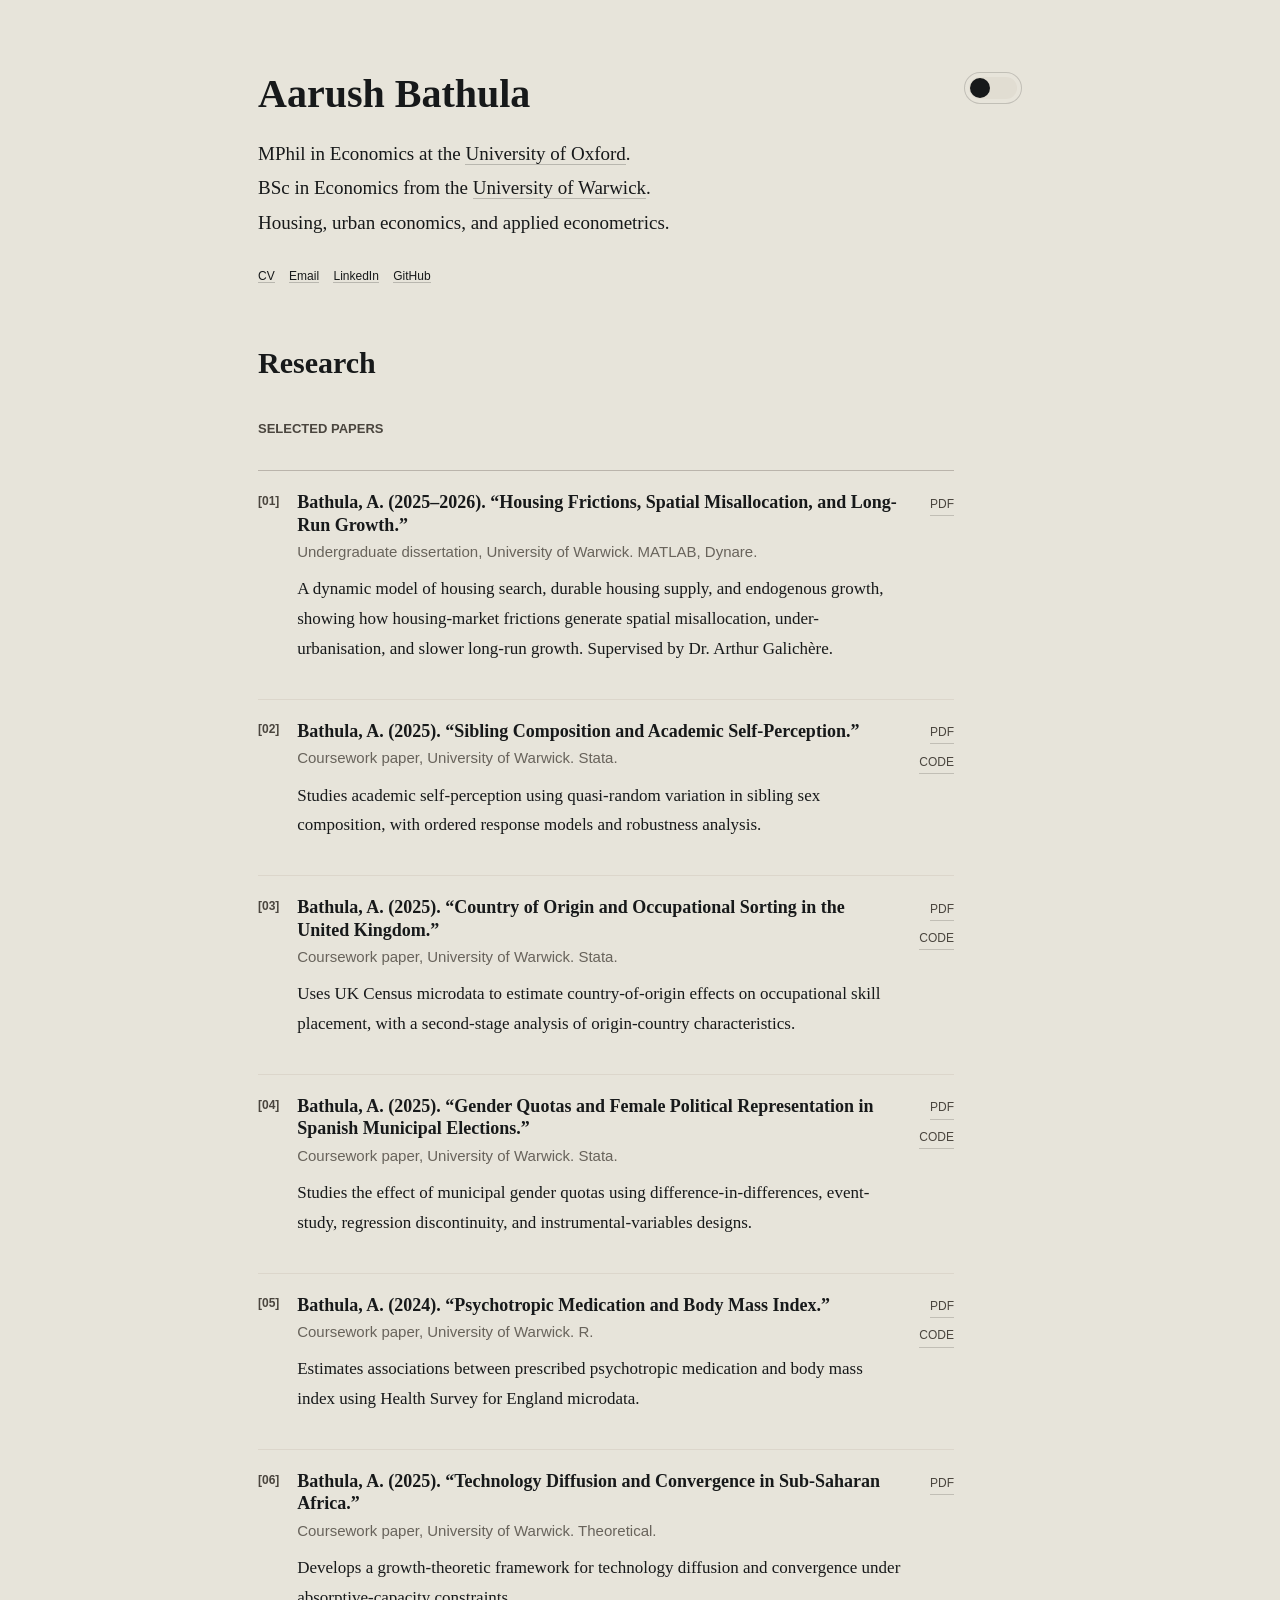
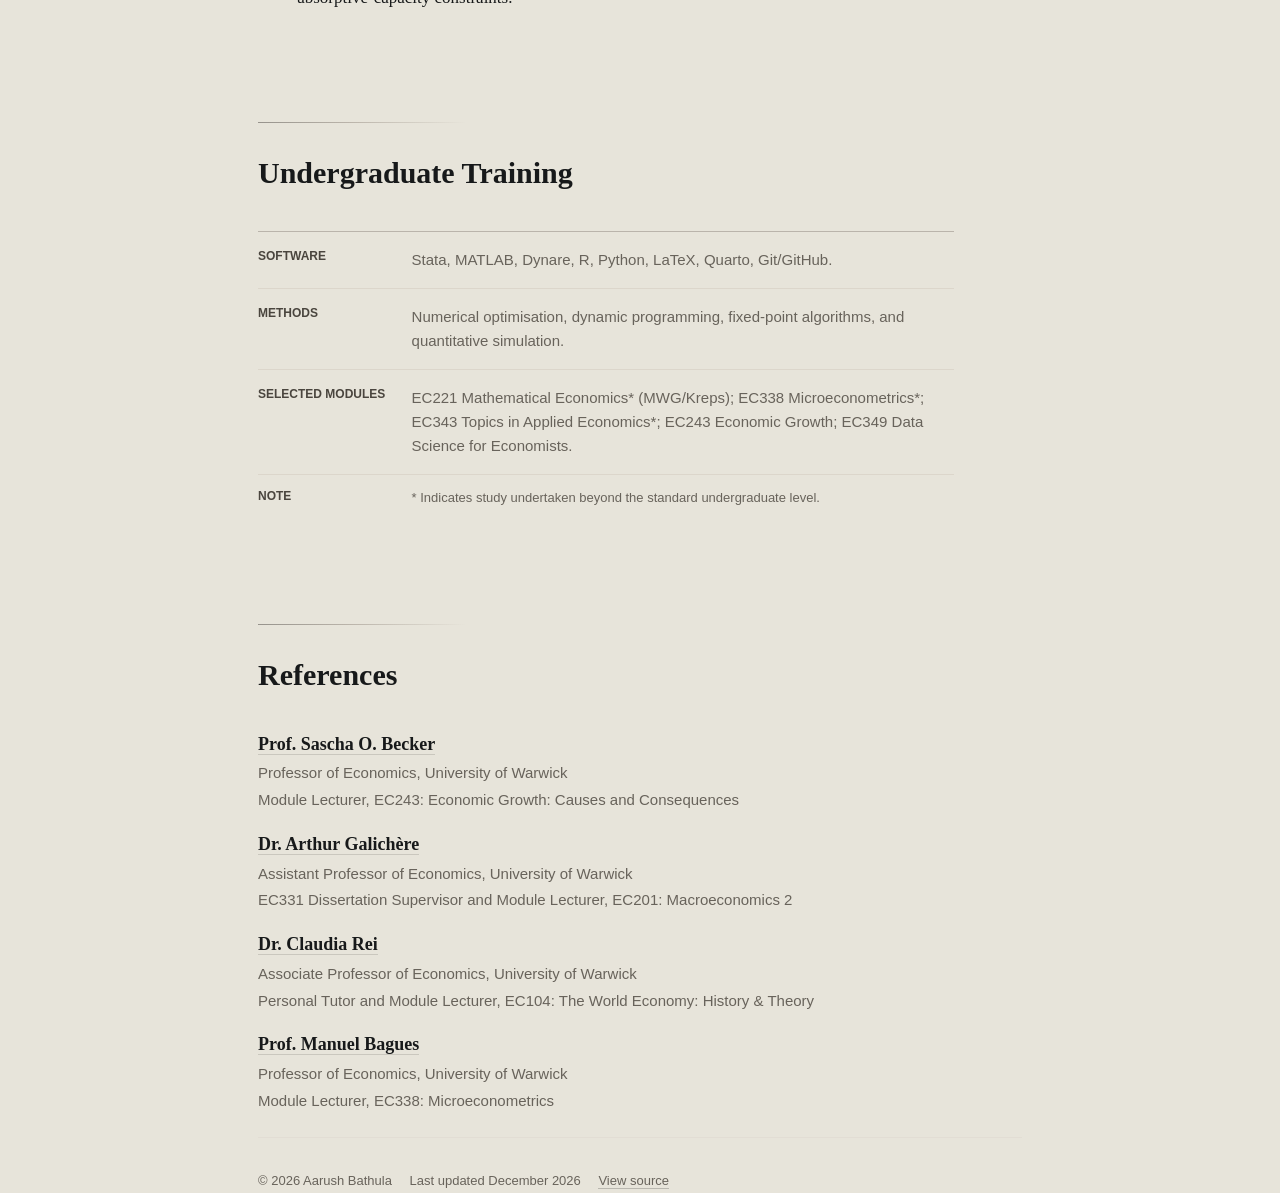
<file: index.html>
<!DOCTYPE html>
<html lang="en">
<head>
  <meta charset="UTF-8" />
  <meta name="viewport" content="width=device-width, initial-scale=1.0" />
  <title>Aarush Bathula | Economics, Oxford</title>
  <link rel="icon" href="favicon.svg" type="image/svg+xml" />
  <meta
    name="description"
    content="Aarush Bathula is an incoming MPhil student in Economics at the University of Oxford, working on housing and urban economics, applied econometrics, and causal inference."
  />
  <meta name="theme-color" content="#E7E4DA" />
  <meta name="color-scheme" content="light dark" />
  <meta property="og:type" content="website" />
  <meta property="og:title" content="Aarush Bathula | Economics, Oxford" />
  <meta
    property="og:description"
    content="Incoming MPhil student in Economics at the University of Oxford with research interests in housing and urban economics, applied econometrics, and causal inference."
  />
  <meta property="og:site_name" content="Aarush Bathula" />
  <script>
    const savedTheme = localStorage.getItem("theme");
    const prefersDark = window.matchMedia("(prefers-color-scheme: dark)").matches;

    if (savedTheme === "dark-mode" || (!savedTheme && prefersDark)) {
      document.documentElement.classList.add("dark-mode");
    }
  </script>
  <link rel="stylesheet" href="styles.css?v=20260904-mobilefix2" />
</head>

<body>
  <header class="site-header">
    <div class="identity">
      <h1>Aarush Bathula</h1>
      <p class="lede">MPhil in Economics at the <a href="https://www.economics.ox.ac.uk/" target="_blank" rel="noopener noreferrer">University of Oxford</a>.<br />BSc in Economics from the <a href="https://warwick.ac.uk/fac/soc/economics/" target="_blank" rel="noopener noreferrer">University of Warwick</a>.<br />Housing, urban economics, and applied econometrics.</p>
      <p class="contacts">
        <a href="assets/cv/cv.pdf" type="application/pdf">CV</a>
        <a href="mailto:aarush.bathula@gmail.com" target="_blank" rel="noopener noreferrer">Email</a>
        <a href="https://www.linkedin.com/in/aarushbathula" target="_blank" rel="noopener noreferrer">LinkedIn</a>
        <a href="https://github.com/aarushbathula" target="_blank" rel="noopener noreferrer">GitHub</a>
      </p>
    </div>
    <button id="theme-toggle" aria-label="Switch to dark theme" aria-pressed="false" title="Switch to dark theme"></button>
  </header>

  <main>
    <section id="research" class="research-section" aria-labelledby="research-heading">
      <h2 id="research-heading">Research</h2>

      <h3 id="selected-papers-heading">Selected Papers</h3>
      <div class="compact-list paper-index citation-index" role="list" aria-labelledby="selected-papers-heading">
        <article class="compact-item research-entry paper-index-item" role="listitem" data-entry-type="selected-paper" data-citation-number="1" data-citation-label="[1]">
          <div class="compact-item-main">
            <div class="compact-item-title">Bathula, A. (2025&ndash;2026). &ldquo;Housing Frictions, Spatial Misallocation, and Long-Run Growth.&rdquo;</div>
            <div class="compact-item-meta">Undergraduate dissertation, University of Warwick. MATLAB, Dynare.</div>
          </div>
          <p>A dynamic model of housing search, durable housing supply, and endogenous growth, showing how housing-market frictions generate spatial misallocation, under-urbanisation, and slower long-run growth. Supervised by Dr. Arthur Galichère.</p>
          <div class="inline-links"><a href="assets/papers/housing-frictions/paper.pdf" type="application/pdf">pdf</a></div>
        </article>

        <article class="compact-item research-entry paper-index-item" role="listitem" data-entry-type="selected-paper" data-citation-number="2" data-citation-label="[2]">
          <div class="compact-item-main">
            <div class="compact-item-title">Bathula, A. (2025). &ldquo;Sibling Composition and Academic Self-Perception.&rdquo;</div>
            <div class="compact-item-meta">Coursework paper, University of Warwick. Stata.</div>
          </div>
          <p>Studies academic self-perception using quasi-random variation in sibling sex composition, with ordered response models and robustness analysis.</p>
          <div class="inline-links"><a href="assets/papers/sibling-gender/paper.pdf" type="application/pdf">pdf</a><a href="https://github.com/aarushbathula/ec338-hbsc-belgium-flemish" target="_blank" rel="noopener noreferrer">code</a></div>
        </article>

        <article class="compact-item research-entry paper-index-item" role="listitem" data-entry-type="selected-paper" data-citation-number="3" data-citation-label="[3]">
          <div class="compact-item-main">
            <div class="compact-item-title">Bathula, A. (2025). &ldquo;Country of Origin and Occupational Sorting in the United Kingdom.&rdquo;</div>
            <div class="compact-item-meta">Coursework paper, University of Warwick. Stata.</div>
          </div>
          <p>Uses UK Census microdata to estimate country-of-origin effects on occupational skill placement, with a second-stage analysis of origin-country characteristics.</p>
          <div class="inline-links"><a href="assets/papers/migrant-matching/paper.pdf" type="application/pdf">pdf</a><a href="https://github.com/aarushbathula/ec226-migration-skills-uk" target="_blank" rel="noopener noreferrer">code</a></div>
        </article>

        <article class="compact-item research-entry paper-index-item" role="listitem" data-entry-type="selected-paper" data-citation-number="4" data-citation-label="[4]">
          <div class="compact-item-main">
            <div class="compact-item-title">Bathula, A. (2025). &ldquo;Gender Quotas and Female Political Representation in Spanish Municipal Elections.&rdquo;</div>
            <div class="compact-item-meta">Coursework paper, University of Warwick. Stata.</div>
          </div>
          <p>Studies the effect of municipal gender quotas using difference-in-differences, event-study, regression discontinuity, and instrumental-variables designs.</p>
          <div class="inline-links"><a href="assets/papers/spain-reform/paper.pdf" type="application/pdf">pdf</a><a href="https://github.com/aarushbathula/ec338-spain-reform" target="_blank" rel="noopener noreferrer">code</a></div>
        </article>

        <article class="compact-item research-entry paper-index-item" role="listitem" data-entry-type="selected-paper" data-citation-number="5" data-citation-label="[5]">
          <div class="compact-item-main">
            <div class="compact-item-title">Bathula, A. (2024). &ldquo;Psychotropic Medication and Body Mass Index.&rdquo;</div>
            <div class="compact-item-meta">Coursework paper, University of Warwick. R.</div>
          </div>
          <p>Estimates associations between prescribed psychotropic medication and body mass index using Health Survey for England microdata.</p>
          <div class="inline-links"><a href="assets/papers/mental-health-bmi/paper.pdf" type="application/pdf">pdf</a><a href="https://github.com/aarushbathula/ec124-meds-bmi" target="_blank" rel="noopener noreferrer">code</a></div>
        </article>

        <article class="compact-item research-entry paper-index-item" role="listitem" data-entry-type="selected-paper" data-citation-number="6" data-citation-label="[6]">
          <div class="compact-item-main">
            <div class="compact-item-title">Bathula, A. (2025). &ldquo;Technology Diffusion and Convergence in Sub-Saharan Africa.&rdquo;</div>
            <div class="compact-item-meta">Coursework paper, University of Warwick. Theoretical.</div>
          </div>
          <p>Develops a growth-theoretic framework for technology diffusion and convergence under absorptive-capacity constraints.</p>
          <div class="inline-links"><a href="assets/papers/growth-theory/paper.pdf" type="application/pdf">pdf</a></div>
        </article>
      </div>

    </section>

    <section id="preparation">
      <h2>Undergraduate Training</h2>
      <dl class="training-list">
        <div class="training-item">
          <dt>Software</dt>
          <dd>Stata, MATLAB, Dynare, R, Python, LaTeX, Quarto, Git/GitHub.</dd>
        </div>
        <div class="training-item">
          <dt>Methods</dt>
          <dd>Numerical optimisation, dynamic programming, fixed-point algorithms, and quantitative simulation.</dd>
        </div>
        <div class="training-item">
          <dt>Selected Modules</dt>
          <dd>EC221 Mathematical Economics* (MWG/Kreps); EC338 Microeconometrics*; EC343 Topics in Applied Economics*; EC243 Economic Growth; EC349 Data Science for Economists.</dd>
        </div>
        <div class="training-item training-item-note">
          <dt>Note</dt>
          <dd>* Indicates study undertaken beyond the standard undergraduate level.</dd>
        </div>
      </dl>
    </section>

    <section id="references">
      <h2>References</h2>

      <div class="reference-list">
        <div class="reference-item">
          <div class="reference-name"><a href="https://profiles.warwick.ac.uk/ecsjag-sascha-becker" target="_blank" rel="noopener noreferrer">Prof. Sascha O. Becker</a></div>
          <div class="reference-detail">
            <span>Professor of Economics, University of Warwick</span>
            <span>Module Lecturer, EC243: Economic Growth: Causes and Consequences</span>
          </div>
        </div>

        <div class="reference-item">
          <div class="reference-name"><a href="https://profiles.warwick.ac.uk/u2073529-arthur-galichere" target="_blank" rel="noopener noreferrer">Dr. Arthur Galichère</a></div>
          <div class="reference-detail">
            <span>Assistant Professor of Economics, University of Warwick</span>
            <span>EC331 Dissertation Supervisor and Module Lecturer, EC201: Macroeconomics 2</span>
          </div>
        </div>

        <div class="reference-item">
          <div class="reference-name"><a href="https://profiles.warwick.ac.uk/u1674969-claudia-rei" target="_blank" rel="noopener noreferrer">Dr. Claudia Rei</a></div>
          <div class="reference-detail">
            <span>Associate Professor of Economics, University of Warwick</span>
            <span>Personal Tutor and Module Lecturer, EC104: The World Economy: History &amp; Theory</span>
          </div>
        </div>

        <div class="reference-item">
          <div class="reference-name"><a href="https://profiles.warwick.ac.uk/u4056476-manuel-bagues" target="_blank" rel="noopener noreferrer">Prof. Manuel Bagues</a></div>
          <div class="reference-detail">
            <span>Professor of Economics, University of Warwick</span>
            <span>Module Lecturer, EC338: Microeconometrics</span>
          </div>
        </div>
      </div>
    </section>

  </main>

  <footer>
    <p>&copy; <time id="copyright-year"></time> Aarush Bathula</p>
    <p>Last updated <time id="last-updated"></time></p>
    <p class="footer-source">
      <a href="https://github.com/aarushbathula/aarushbathula.github.io" target="_blank" rel="noopener noreferrer">View source</a>
    </p>
  </footer>

  <script>
    // Theme toggle
    const toggle = document.getElementById("theme-toggle");
    const root = document.documentElement;
    const copyrightYear = document.getElementById("copyright-year");
    const lastUpdated = document.getElementById("last-updated");

    function updateDateEnvironment() {
      const now = new Date();
      const modified = new Date(document.lastModified);
      const lastModified = Number.isNaN(modified.getTime()) ? now : modified;
      const year = now.getFullYear().toString();
      const lastModifiedLabel = new Intl.DateTimeFormat("en-GB", {
        month: "long",
        year: "numeric"
      }).format(lastModified);

      if (copyrightYear) {
        copyrightYear.dateTime = year;
        copyrightYear.textContent = year;
      }

      if (lastUpdated) {
        lastUpdated.dateTime = lastModified.toISOString().slice(0, 10);
        lastUpdated.textContent = lastModifiedLabel;
      }
    }

    function scheduleDateEnvironmentUpdate() {
      const now = new Date();
      const tomorrow = new Date(now);
      tomorrow.setHours(24, 0, 0, 0);

      window.setTimeout(() => {
        updateDateEnvironment();
        scheduleDateEnvironmentUpdate();
      }, tomorrow.getTime() - now.getTime());
    }

    function syncThemeToggle() {
      const isDark = root.classList.contains("dark-mode");
      const toggleLabel = isDark ? "Switch to light theme" : "Switch to dark theme";
      if (!toggle) return;
      toggle.setAttribute("aria-pressed", isDark.toString());
      toggle.setAttribute("aria-label", toggleLabel);
      toggle.title = toggleLabel;
    }

    if (savedTheme === "dark-mode" || (!savedTheme && prefersDark)) {
      root.classList.add("dark-mode");
    }

    if (toggle) {
      syncThemeToggle();

      toggle.addEventListener("click", () => {
        root.classList.toggle("dark-mode");
        if (root.classList.contains("dark-mode")) {
          localStorage.setItem("theme", "dark-mode");
        } else {
          localStorage.setItem("theme", "light-mode");
        }
        syncThemeToggle();
      });
    }

    updateDateEnvironment();
    scheduleDateEnvironmentUpdate();
  </script>
</body>
</html>
</file>
<file: styles.css>
:root {
  --bg: #e7e4da;
  --text: #17191a;
  --text-secondary: #68635b;
  --link: #17191a;
  --link-hover: #000000;
  --accent: #4a453e;
  --accent-hover: #302c27;
  --border: #e2ddd4;
  --rule: #d9d2c7;
  --rule-strong: #c8bbaa;
  --selection: #dcd6c9;
  --page-width: 43.5rem;
  --measure: 38rem;
  --section-gap: 5.85rem;
  --section-inner-gap: 2.05rem;
  --item-gap: 0.64rem;
  --meta-font: "Avenir Next", Avenir, "Helvetica Neue", Helvetica, Arial, sans-serif;
  --surface: color-mix(in srgb, var(--bg) 95%, var(--link) 5%);
}

html.dark-mode {
  --bg: #1b1917;
  --text: #e8e3d8;
  --text-secondary: #b9b0a1;
  --link: #e8e3d8;
  --link-hover: #ffffff;
  --accent: #a39c8d;
  --accent-hover: #c2bcae;
  --border: #302d29;
  --rule: #464038;
  --rule-strong: #5a5147;
  --selection: #423d35;
  --surface: color-mix(in srgb, var(--bg) 90%, var(--link) 10%);
}

* { box-sizing: border-box; margin: 0; padding: 0; }

html {
  font-family: Charter, "Bitstream Charter", "Sitka Text", Cambria, Georgia, serif;
  scroll-behavior: smooth;
}

body {
  min-height: 100vh;
  margin: 0;
  padding: 0;
  background: var(--bg);
  color: var(--text);
  font-family: inherit;
  font-size: 17px;
  line-height: 1.76;
  overflow-x: hidden;
  transition: background-color 0.25s ease, color 0.25s ease;
}

body,
h1,
h2,
h3,
p,
a,
li,
div,
span,
button,
summary {
  font-family: inherit;
}

a {
  color: var(--link);
  text-decoration: none;
  border-bottom: 1px solid color-mix(in srgb, var(--link) 22%, transparent);
  transition: color 0.2s ease, border-color 0.2s ease;
}

a:hover {
  color: var(--link-hover);
  border-bottom-color: color-mix(in srgb, var(--accent-hover) 46%, transparent);
}

a:focus-visible,
button:focus-visible,
summary:focus-visible {
  outline: 2px solid color-mix(in srgb, var(--accent) 70%, var(--bg));
  outline-offset: 4px;
  border-radius: 4px;
}

h1 {
  font-size: 40px;
  font-weight: 700;
  letter-spacing: 0;
  line-height: 1.12;
  margin-bottom: 6px;
}

h2 {
  font-size: 30px;
  font-weight: 700;
  letter-spacing: 0;
  line-height: 1.14;
  margin-bottom: 8px;
  color: var(--text);
}

h3 {
  font-family: var(--meta-font);
  font-size: 13px;
  font-weight: 650;
  letter-spacing: 0;
  text-transform: uppercase;
  color: var(--accent);
  line-height: 1.25;
  margin-bottom: 0;
}

p { margin-bottom: 16px; }
ul { list-style: none; }

@media (prefers-reduced-motion: reduce) {
  *,
  *::before,
  *::after {
    animation-duration: 0.01ms !important;
    animation-iteration-count: 1 !important;
    scroll-behavior: auto !important;
    transition-duration: 0.01ms !important;
  }

  html {
    scroll-behavior: auto;
  }
}

.site-header {
  display: flex;
  align-items: flex-start;
  justify-content: space-between;
  gap: 2rem;
  width: min(calc(100% - 68px), calc(var(--page-width) + 68px));
  margin: 0 auto;
  padding: 4.5rem 0 0;
}

.identity {
  display: grid;
  gap: 0.9rem;
  max-width: var(--measure);
  min-width: 0;
}

#theme-toggle {
  position: relative;
  flex: none;
  width: 58px;
  height: 32px;
  background: color-mix(in srgb, var(--bg) 84%, transparent);
  border: 1px solid color-mix(in srgb, var(--text) 18%, transparent);
  border-radius: 999px;
  cursor: pointer;
  overflow: hidden;
  padding: 0;
  box-shadow: none;
  transition: background-color 0.2s ease, border-color 0.2s ease;
}

#theme-toggle:hover {
  border-color: color-mix(in srgb, var(--link) 28%, transparent);
  background: color-mix(in srgb, var(--bg) 92%, var(--link) 3%);
}

#theme-toggle::before {
  content: "";
  position: absolute;
  inset: 4px;
  border-radius: inherit;
  background: color-mix(in srgb, var(--rule) 42%, transparent);
}

#theme-toggle::after {
  content: "";
  position: absolute;
  top: 5px;
  left: 5px;
  width: 20px;
  height: 20px;
  border-radius: 50%;
  background: var(--link);
  box-shadow: none;
  transition: background-color 0.2s ease, transform 0.22s ease;
}

#theme-toggle[aria-pressed="true"]::before {
  background: color-mix(in srgb, var(--link) 16%, var(--rule));
}

#theme-toggle[aria-pressed="true"]::after {
  transform: translateX(28px);
  background: var(--link-hover);
}

.lede {
  max-width: 100%;
  min-width: 0;
  font-size: 19px;
  line-height: 1.8;
}

.contacts {
  display: flex;
  align-items: baseline;
  flex-wrap: wrap;
  min-width: 0;
  gap: 0.9rem;
  font-family: var(--meta-font);
  color: var(--text-secondary);
  font-size: 12px;
  letter-spacing: 0;
  line-height: 1;
  margin-bottom: 0;
}

.contacts a {
  color: var(--link);
  border-bottom-color: color-mix(in srgb, var(--link) 22%, transparent);
}

.contacts a:hover {
  color: var(--link-hover);
  border-bottom-color: color-mix(in srgb, var(--link-hover) 42%, transparent);
}

main {
  width: min(calc(100% - 68px), calc(var(--page-width) + 68px));
  margin: 0 auto;
  padding-top: 3.6rem;
  display: grid;
  gap: var(--section-gap);
}

section {
  display: grid;
  gap: var(--section-inner-gap);
  position: relative;
  padding-top: 0.35rem;
  scroll-margin-top: 3rem;
}

section:not(:first-child)::before {
  content: "";
  width: min(13rem, 42vw);
  height: 1px;
  background: linear-gradient(
    to right,
    color-mix(in srgb, var(--link) 34%, var(--rule)),
    color-mix(in srgb, var(--accent) 20%, var(--rule)) 46%,
    transparent
  );
}

.entry-list,
.compact-list,
.reference-list {
  display: grid;
  gap: 0;
  max-width: var(--page-width);
}

.entry-list {
  counter-reset: working-paper;
  border-top: 1px solid color-mix(in srgb, var(--link) 16%, var(--rule));
}

.entry {
  counter-increment: working-paper;
  display: grid;
  grid-template-columns: minmax(0, 1fr) auto;
  column-gap: 1.8rem;
  row-gap: 0.45rem;
  position: relative;
  max-width: var(--page-width);
  padding: 1.25rem 0 1.45rem 2.4rem;
}

.entry::before {
  content: "[WP]";
  position: absolute;
  top: 1.34rem;
  left: 0;
  font-family: var(--meta-font);
  font-size: 12px;
  font-weight: 650;
  line-height: 1.35;
  color: var(--accent);
}

.entry-header {
  display: grid;
  gap: 0.25rem;
  margin-bottom: 0;
}

.entry-title {
  font-weight: 700;
  font-size: 18px;
  line-height: 1.24;
  color: var(--link);
}

.entry-meta,
.entry-note,
.reference-detail,
.compact-item-meta {
  color: var(--text-secondary);
}

.entry-meta,
.entry-note,
.compact-item-meta,
.reference-detail {
  font-family: var(--meta-font);
  font-size: 15px;
  line-height: 1.6;
  letter-spacing: 0;
  font-variant-numeric: tabular-nums;
}

.entry p:last-child { margin-bottom: 0; }

.entry p {
  grid-column: 1 / 2;
  max-width: var(--page-width);
  margin-bottom: 0;
}

.entry-note {
  margin-top: 0;
}

.entry-links,
.inline-links {
  display: flex;
  flex-wrap: wrap;
  gap: 12px;
  font-family: var(--meta-font);
  font-size: 12px;
  margin-top: 0.1rem;
  text-transform: uppercase;
}

.entry-links a,
.inline-links a {
  border-bottom-width: 1px;
  margin-right: 0;
  color: var(--accent);
  border-bottom-color: color-mix(in srgb, var(--accent) 24%, transparent);
}

.entry-links a:hover,
.inline-links a:hover {
  color: var(--link);
  border-bottom-color: color-mix(in srgb, var(--link) 40%, transparent);
}

.compact-list {
  counter-reset: selected-paper;
  gap: 0;
  border-top: 1px solid color-mix(in srgb, var(--link) 16%, var(--rule));
}

.compact-item {
  counter-increment: selected-paper;
  display: grid;
  grid-template-columns: minmax(0, 1fr) auto;
  column-gap: 1.8rem;
  row-gap: var(--item-gap);
  position: relative;
  padding: 1.25rem 0 1.55rem 2.45rem;
  border-bottom: none;
}

.compact-item::before {
  content: "[" counter(selected-paper, decimal-leading-zero) "]";
  position: absolute;
  top: 1.34rem;
  left: 0;
  font-family: var(--meta-font);
  font-size: 12px;
  font-weight: 650;
  line-height: 1.35;
  color: var(--accent);
}

.compact-item-main {
  display: grid;
  gap: 0.25rem;
}

.compact-item + .compact-item {
  border-top: 1px solid color-mix(in srgb, var(--rule) 72%, transparent);
}

.compact-item:last-child {
  padding-bottom: 0;
}

.compact-item-title {
  font-weight: 700;
  font-size: 18px;
  line-height: 1.24;
}

.compact-item p {
  grid-column: 1 / 2;
  max-width: var(--measure);
  margin-bottom: 0;
  color: var(--text);
}

.compact-item-meta {
  margin-top: 0;
}

.compact-item .inline-links {
  grid-column: 2 / 3;
  grid-row: 1 / span 3;
  justify-self: end;
  align-self: start;
  flex-direction: column;
  align-items: flex-end;
  gap: 0.45rem;
  margin-top: 0.15rem;
}

.training-list {
  display: grid;
  gap: 0;
  max-width: var(--page-width);
  border-top: 1px solid color-mix(in srgb, var(--link) 16%, var(--rule));
}

.training-item {
  display: grid;
  grid-template-columns: 8.4rem minmax(0, 1fr);
  gap: 1.2rem;
  padding: 1rem 0;
  border-bottom: 1px solid color-mix(in srgb, var(--rule) 72%, transparent);
}

.training-item:last-child {
  border-bottom: none;
}

.training-item dt {
  font-family: var(--meta-font);
  font-size: 12px;
  font-weight: 650;
  line-height: 1.45;
  text-transform: uppercase;
  color: var(--accent);
}

.training-item dd {
  margin: 0;
  color: var(--text-secondary);
  font-family: var(--meta-font);
  font-size: 15px;
  line-height: 1.6;
}

.training-item-note {
  padding-top: 0.8rem;
}

.training-item-note dd {
  font-size: 13px;
}

.reference-list {
  gap: 0;
}

.reference-item {
  display: grid;
  gap: 0.4rem;
  max-width: var(--measure);
  padding: 1.25rem 0 0;
}

.reference-item:first-child {
  padding-top: 0;
}

.reference-name {
  font-weight: 700;
  font-size: 18px;
  line-height: 1.25;
}

.reference-name a {
  color: var(--link);
  border-bottom-color: color-mix(in srgb, var(--accent) 18%, transparent);
}

.reference-name a:hover {
  color: var(--accent-hover);
  border-bottom-color: color-mix(in srgb, var(--accent-hover) 38%, transparent);
}

.reference-detail {
  line-height: 1.65;
  display: grid;
  gap: 0.12rem;
}

.reference-detail span {
  display: block;
}

footer {
  display: flex;
  flex-wrap: wrap;
  gap: 0.45rem 1.1rem;
  width: min(calc(100% - 68px), calc(var(--page-width) + 68px));
  margin-right: auto;
  margin-left: auto;
  margin-top: 1.45rem;
  padding-top: 2rem;
  border-top: 1px solid var(--border);
  color: var(--text-secondary);
  font-family: var(--meta-font);
  font-size: 13px;
}

footer p {
  margin-bottom: 0;
}

footer a { color: var(--text-secondary); }

.citation,
.citation-number,
.footnote-ref,
sup[id^="fnref"] {
  font-family: var(--meta-font);
  font-size: 0.72em;
  font-weight: 650;
  color: var(--accent);
}

::selection {
  background: var(--selection);
  color: var(--text);
}

@media (max-width: 640px) {
  body {
    padding: 0;
    font-size: 15.5px;
    line-height: 1.72;
  }

  h1 {
    font-size: 32px;
    line-height: 1.08;
  }

  h2 {
    font-size: 24px;
    margin-bottom: 8px;
  }

  h3 { font-size: 12px; }

  .site-header,
  main,
  footer {
    width: min(calc(100% - 44px), var(--page-width));
  }

  .site-header {
    padding-top: 2.4rem;
    gap: 1rem;
  }

  .identity {
    gap: 0.7rem;
  }

  .lede {
    font-size: 17px;
    line-height: 1.72;
  }

  #theme-toggle {
    width: 48px;
    height: 32px;
  }

  #theme-toggle[aria-pressed="true"]::after {
    transform: translateX(18px);
  }

  main {
    padding-top: 2.75rem;
    gap: 4.25rem;
  }

  section {
    gap: 1.5rem;
  }

  .entry-header {
    display: block;
  }

  .entry-meta {
    display: block;
    margin-top: 4px;
  }

  .entry,
  .compact-item,
  .reference-item {
    gap: 0.5rem;
  }

  .entry {
    padding-left: 2.1rem;
  }

  .compact-item {
    grid-template-columns: minmax(0, 1fr);
    padding: 1.1rem 0 1.45rem 2rem;
  }

  .compact-item::before {
    top: 1.16rem;
  }

  .compact-item + .compact-item {
    padding-top: 1.45rem;
  }

  .compact-item .inline-links {
    grid-column: 1 / 2;
    grid-row: auto;
    justify-self: start;
    align-self: start;
    flex-direction: row;
    align-items: flex-start;
    gap: 10px;
  }

  .training-item {
    grid-template-columns: minmax(0, 1fr);
    gap: 0.25rem;
    padding: 0.9rem 0;
  }

  .entry-links,
  .inline-links {
    font-size: 11px;
    gap: 10px;
  }

  .contacts {
    font-size: 11.5px;
  }

  .entry-title,
  .compact-item-title,
  .reference-name {
    font-size: 17px;
  }
}

@media print {
  :root,
  html.dark-mode {
    --bg: #ffffff;
    --text: #111111;
    --text-secondary: #444444;
    --link: #111111;
    --accent: #444444;
    --border: #d6d6d6;
    --rule: #d6d6d6;
  }

  html,
  body {
    background: #ffffff;
    color: #111111;
  }

  body {
    font-size: 11pt;
    line-height: 1.45;
  }

  #theme-toggle {
    display: none !important;
  }

  .site-header,
  main,
  footer {
    width: 100%;
  }

  .site-header {
    padding: 0 0 1.25rem;
  }

  main {
    padding-top: 0;
    gap: 2rem;
  }

  section {
    break-inside: avoid;
    gap: 1rem;
  }

  a {
    color: #111111;
    border-bottom: none;
    text-decoration: underline;
    text-decoration-thickness: 0.06em;
  }

  .inline-links,
  .footer-source {
    display: none;
  }

  .entry,
  .compact-item,
  .training-item,
  .reference-item {
    break-inside: avoid;
  }
}
</file>
